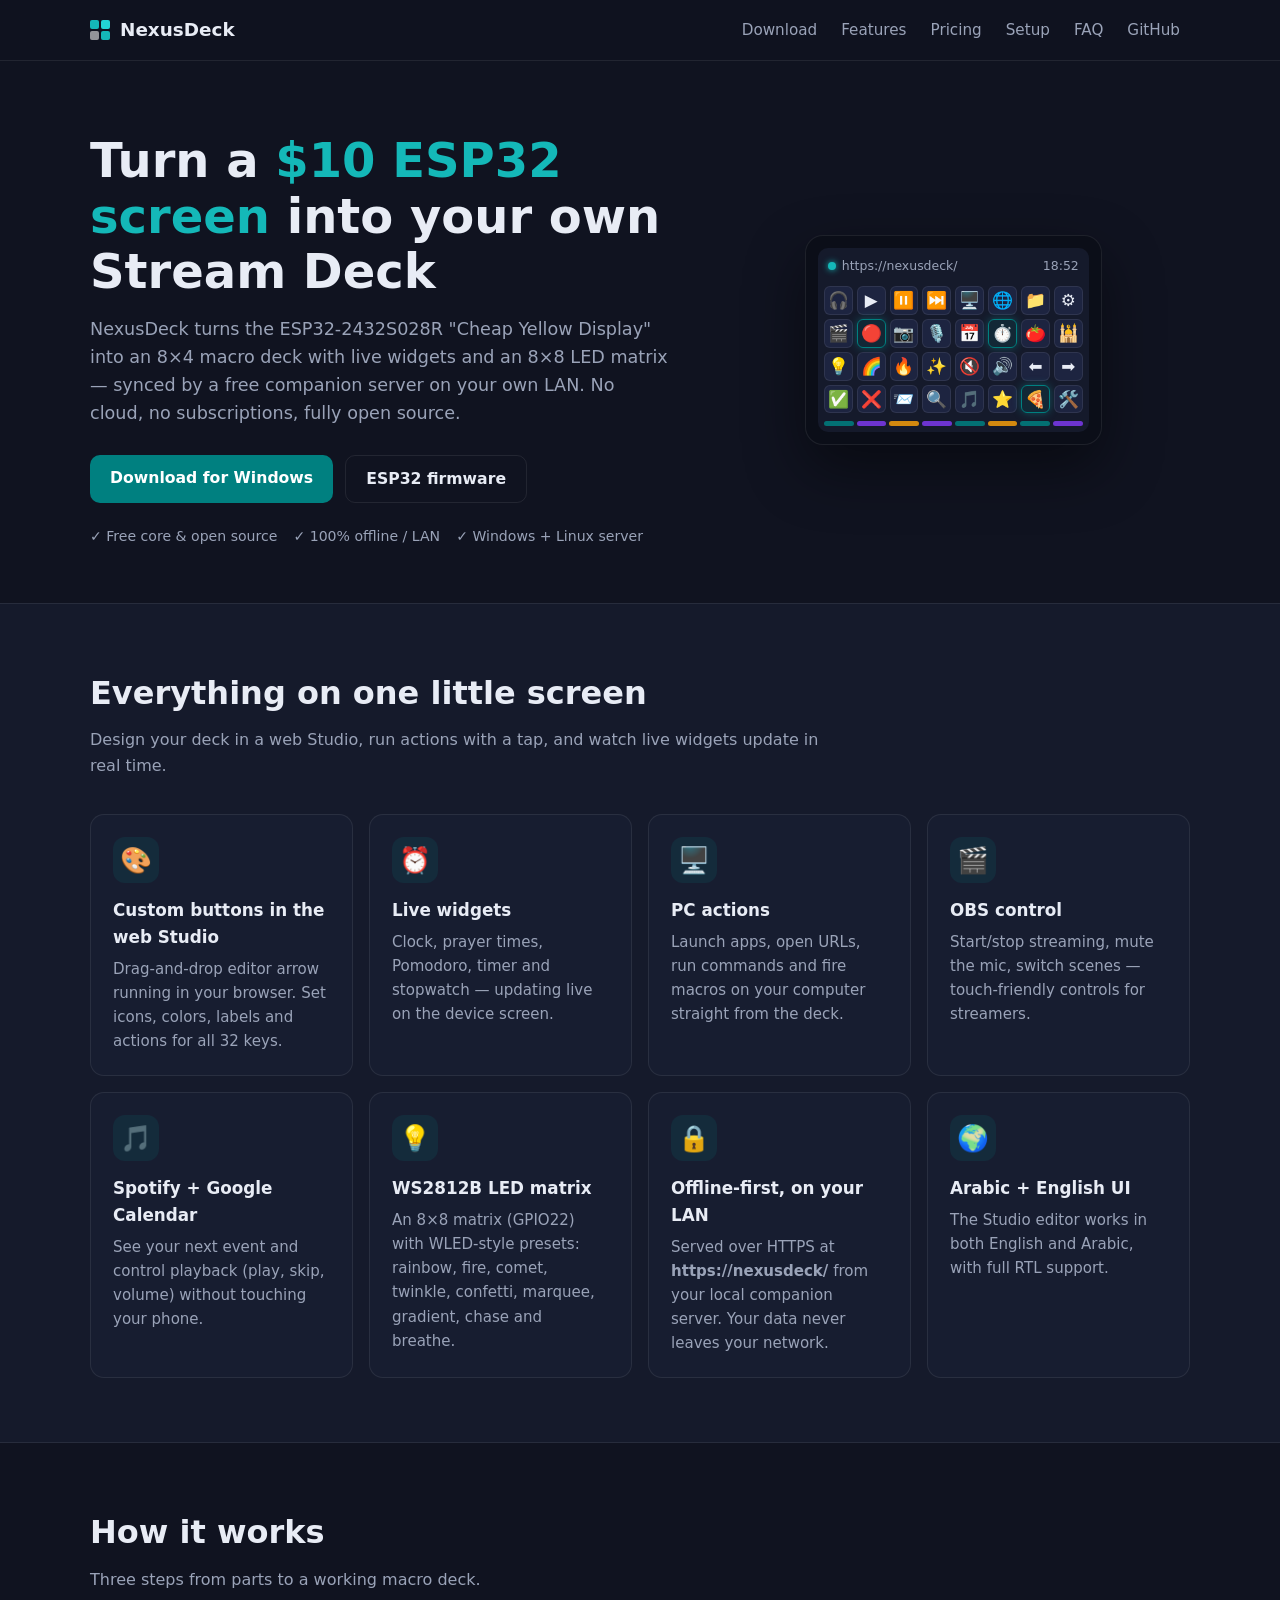
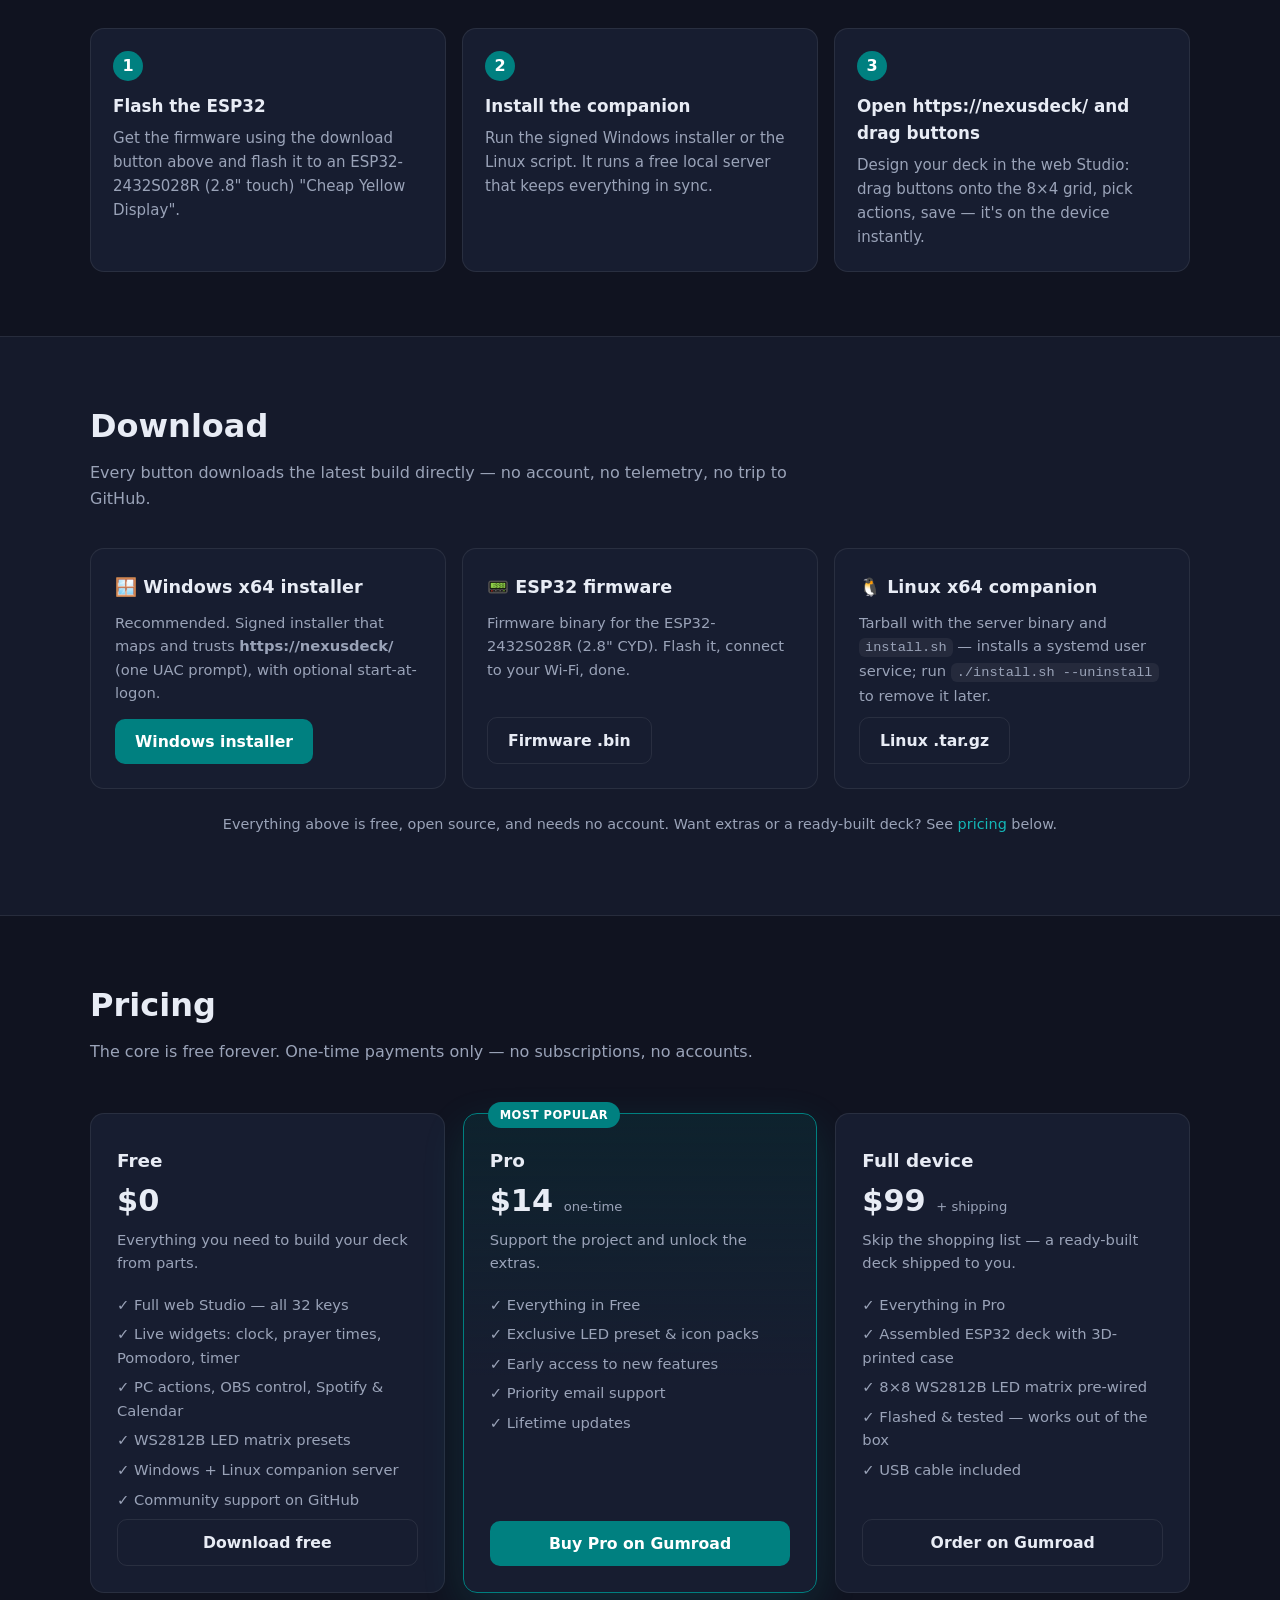
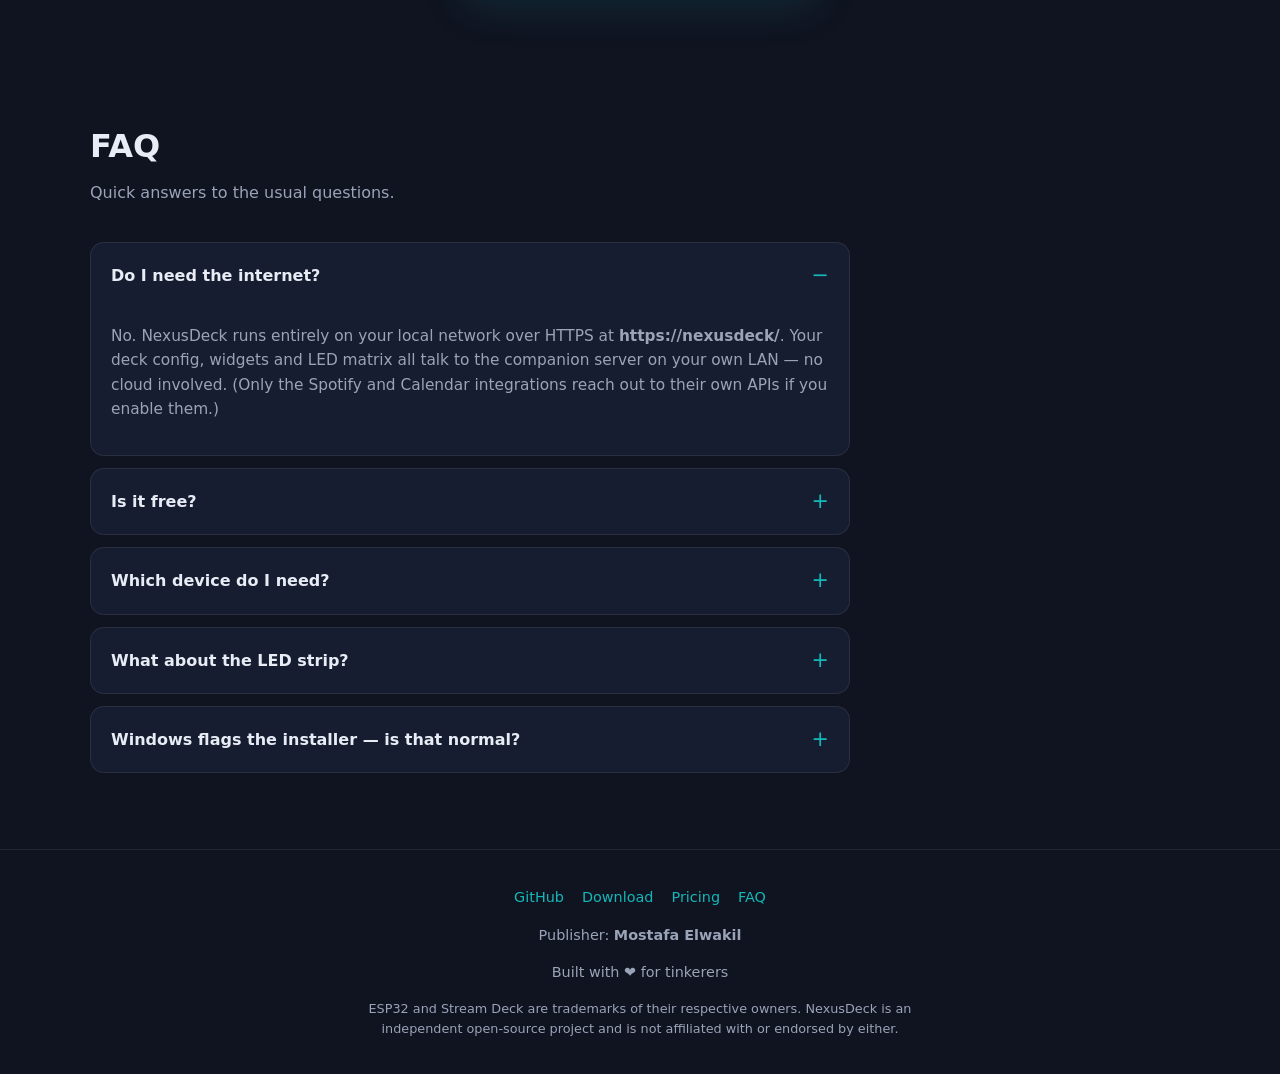
<file: website/index.html>
<!DOCTYPE html>
<html lang="en">
<head>
    <meta charset="UTF-8">
    <meta name="viewport" content="width=device-width, initial-scale=1.0">
    <title>NexusDeck — Turn a $10 ESP32 screen into your own Stream Deck</title>
    <meta name="description" content="NexusDeck turns an ESP32 Cheap Yellow Display (ESP32-2432S028R) into an 8x4 macro deck with live widgets and a WS2812B LED matrix — offline on your LAN, free and open source.">
    <meta name="author" content="Mostafa Elwakil">
    <meta name="publisher" content="Mostafa Elwakil">
    <link rel="stylesheet" href="assets/style.css">
</head>
<body>

    <nav class="navbar" aria-label="Main navigation">
        <div class="container">
            <a class="logo" href="#top">
                <span class="logo-mark" aria-hidden="true"><span></span><span></span><span></span><span></span></span>
                NexusDeck
            </a>
            <div class="nav-links">
                <a href="#download">Download</a>
                <a href="#features">Features</a>
                <a href="#pricing">Pricing</a>
                <a href="#setup">Setup</a>
                <a href="#faq">FAQ</a>
                <a href="https://github.com/mostafa-elwakil/NexusDeck">GitHub</a>
            </div>
        </div>
    </nav>

    <header class="hero" id="top">
        <div class="container hero-grid">
            <div class="reveal">
                <h1>Turn a <span class="accent">$10 ESP32 screen</span> into your own Stream&nbsp;Deck</h1>
                <p class="subline">
                    NexusDeck turns the ESP32-2432S028R "Cheap Yellow Display" into an 8×4 macro deck
                    with live widgets and an 8×8 LED matrix — synced by a free companion server on
                    your own LAN. No cloud, no subscriptions, fully open source.
                </p>
                <div class="hero-ctas">
                    <a class="btn btn-primary" href="https://github.com/mostafa-elwakil/NexusDeck/releases/latest/download/NexusDeck-Setup-latest-windows-x64.exe" data-download="installer">Download for Windows</a>
                    <a class="btn btn-secondary" href="https://github.com/mostafa-elwakil/NexusDeck/releases/latest/download/firmware-esp32-2432S028-latest.bin" data-download="firmware">ESP32 firmware</a>
                </div>
                <div class="hero-badges">
                    <span>✓ Free core &amp; open source</span>
                    <span>✓ 100% offline / LAN</span>
                    <span>✓ Windows + Linux server</span>
                </div>
            </div>

            <div class="device reveal" role="img" aria-label="Mock NexusDeck device showing an 8x4 grid of macro buttons">
                <div class="device-screen">
                    <div class="device-status">
                        <span><span class="dot" aria-hidden="true"></span>https://nexusdeck/</span>
                        <span id="mock-clock">12:45</span>
                    </div>
                    <div class="key-grid" aria-hidden="true">
                        <div class="key">🎧</div><div class="key">▶️</div><div class="key">⏸️</div><div class="key">⏭️</div>
                        <div class="key">🖥️</div><div class="key">🌐</div><div class="key">📁</div><div class="key">⚙️</div>
                        <div class="key">🎬</div><div class="key active">🔴</div><div class="key">📷</div><div class="key">🎙️</div>
                        <div class="key">📅</div><div class="key active">⏱️</div><div class="key">🍅</div><div class="key">🕌</div>
                        <div class="key">💡</div><div class="key">🌈</div><div class="key">🔥</div><div class="key">✨</div>
                        <div class="key">🔇</div><div class="key">🔊</div><div class="key">⬅️</div><div class="key">➡️</div>
                        <div class="key">✅</div><div class="key">❌</div><div class="key">📨</div><div class="key">🔍</div>
                        <div class="key">🎵</div><div class="key">⭐</div><div class="key active">🍕</div><div class="key">🛠️</div>
                    </div>
                    <div class="device-leds" aria-hidden="true">
                        <span></span><span></span><span></span><span></span><span></span><span></span><span></span><span></span>
                    </div>
                </div>
            </div>
        </div>
    </header>

    <main>
        <section class="section alt" id="features">
            <div class="container">
                <h2>Everything on one little screen</h2>
                <p class="lead">Design your deck in a web Studio, run actions with a tap, and watch live widgets update in real time.</p>
                <div class="features-grid">
                    <article class="feature-card reveal">
                        <span class="icon" aria-hidden="true">🎨</span>
                        <h3>Custom buttons in the web Studio</h3>
                        <p>Drag-and-drop editor arrow running in your browser. Set icons, colors, labels and actions for all 32 keys.</p>
                    </article>
                    <article class="feature-card reveal">
                        <span class="icon" aria-hidden="true">⏰</span>
                        <h3>Live widgets</h3>
                        <p>Clock, prayer times, Pomodoro, timer and stopwatch — updating live on the device screen.</p>
                    </article>
                    <article class="feature-card reveal">
                        <span class="icon" aria-hidden="true">🖥️</span>
                        <h3>PC actions</h3>
                        <p>Launch apps, open URLs, run commands and fire macros on your computer straight from the deck.</p>
                    </article>
                    <article class="feature-card reveal">
                        <span class="icon" aria-hidden="true">🎬</span>
                        <h3>OBS control</h3>
                        <p>Start/stop streaming, mute the mic, switch scenes — touch-friendly controls for streamers.</p>
                    </article>
                    <article class="feature-card reveal">
                        <span class="icon" aria-hidden="true">🎵</span>
                        <h3>Spotify + Google Calendar</h3>
                        <p>See your next event and control playback (play, skip, volume) without touching your phone.</p>
                    </article>
                    <article class="feature-card reveal">
                        <span class="icon" aria-hidden="true">💡</span>
                        <h3>WS2812B LED matrix</h3>
                        <p>An 8×8 matrix (GPIO22) with WLED-style presets: rainbow, fire, comet, twinkle, confetti, marquee, gradient, chase and breathe.</p>
                    </article>
                    <article class="feature-card reveal">
                        <span class="icon" aria-hidden="true">🔒</span>
                        <h3>Offline-first, on your LAN</h3>
                        <p>Served over HTTPS at <strong>https://nexusdeck/</strong> from your local companion server. Your data never leaves your network.</p>
                    </article>
                    <article class="feature-card reveal">
                        <span class="icon" aria-hidden="true">🌍</span>
                        <h3>Arabic + English UI</h3>
                        <p>The Studio editor works in both English and Arabic, with full RTL support.</p>
                    </article>
                </div>
            </div>
        </section>

        <section class="section" id="setup">
            <div class="container">
                <h2>How it works</h2>
                <p class="lead">Three steps from parts to a working macro deck.</p>
                <div class="steps">
                    <article class="step reveal">
                        <h3>Flash the ESP32</h3>
                        <p>Get the firmware using the download button above and flash it to an ESP32-2432S028R (2.8" touch) "Cheap Yellow Display".</p>
                    </article>
                    <article class="step reveal">
                        <h3>Install the companion</h3>
                        <p>Run the signed Windows installer or the Linux script. It runs a free local server that keeps everything in sync.</p>
                    </article>
                    <article class="step reveal">
                        <h3>Open https://nexusdeck/ and drag buttons</h3>
                        <p>Design your deck in the web Studio: drag buttons onto the 8×4 grid, pick actions, save — it's on the device instantly.</p>
                    </article>
                </div>
            </div>
        </section>

        <section class="section alt" id="download">
            <div class="container">
                <h2>Download</h2>
                <p class="lead">Every button downloads the latest build directly — no account, no telemetry, no trip to GitHub.</p>
                <div class="downloads-grid">
                    <article class="download-card reveal">
                        <h3>🪟 Windows x64 installer</h3>
                        <p>Recommended. Signed installer that maps and trusts <strong>https://nexusdeck/</strong> (one UAC prompt), with optional start-at-logon.</p>
                        <a class="btn btn-primary" href="https://github.com/mostafa-elwakil/NexusDeck/releases/latest/download/NexusDeck-Setup-latest-windows-x64.exe" data-download="installer">Windows installer</a>
                    </article>
                    <article class="download-card reveal">
                        <h3>📟 ESP32 firmware</h3>
                        <p>Firmware binary for the ESP32-2432S028R (2.8" CYD). Flash it, connect to your Wi-Fi, done.</p>
                        <a class="btn btn-secondary" href="https://github.com/mostafa-elwakil/NexusDeck/releases/latest/download/firmware-esp32-2432S028-latest.bin" data-download="firmware">Firmware .bin</a>
                    </article>
                    <article class="download-card reveal">
                        <h3>🐧 Linux x64 companion</h3>
                        <p>Tarball with the server binary and <code>install.sh</code> — installs a systemd user service; run <code>./install.sh --uninstall</code> to remove it later.</p>
                        <a class="btn btn-secondary" href="https://github.com/mostafa-elwakil/NexusDeck/releases/latest/download/NexusDeck-latest-linux-x64.tar.gz" data-download="linux">Linux .tar.gz</a>
                    </article>
                </div>
                <p class="free-note">Everything above is free, open source, and needs no account. Want extras or a ready-built deck? See <a href="#pricing">pricing</a> below.</p>
            </div>
        </section>

        <!-- TODO(store): replace the two Gumroad URLs and the placeholder prices
             ($14 Pro / $99 device) with the real ones once the Gumroad products
             are live. See website/README.md. -->
        <section class="section" id="pricing">
            <div class="container">
                <h2>Pricing</h2>
                <p class="lead">The core is free forever. One-time payments only — no subscriptions, no accounts.</p>
                <div class="pricing-grid">
                    <article class="plan reveal">
                        <h3>Free</h3>
                        <p class="price">$0</p>
                        <p class="plan-desc">Everything you need to build your deck from parts.</p>
                        <ul class="plan-list">
                            <li>✓ Full web Studio — all 32 keys</li>
                            <li>✓ Live widgets: clock, prayer times, Pomodoro, timer</li>
                            <li>✓ PC actions, OBS control, Spotify &amp; Calendar</li>
                            <li>✓ WS2812B LED matrix presets</li>
                            <li>✓ Windows + Linux companion server</li>
                            <li>✓ Community support on GitHub</li>
                        </ul>
                        <a class="btn btn-secondary" href="#download">Download free</a>
                    </article>
                    <article class="plan featured reveal">
                        <span class="plan-badge">Most popular</span>
                        <h3>Pro</h3>
                        <p class="price">$14 <span class="price-note">one-time</span></p>
                        <p class="plan-desc">Support the project and unlock the extras.</p>
                        <ul class="plan-list">
                            <li>✓ Everything in Free</li>
                            <li>✓ Exclusive LED preset &amp; icon packs</li>
                            <li>✓ Early access to new features</li>
                            <li>✓ Priority email support</li>
                            <li>✓ Lifetime updates</li>
                        </ul>
                        <a class="btn btn-primary" href="https://mostafaelwakil.gumroad.com/l/nexusdeck-pro">Buy Pro on Gumroad</a>
                    </article>
                    <article class="plan reveal">
                        <h3>Full device</h3>
                        <p class="price">$99 <span class="price-note">+ shipping</span></p>
                        <p class="plan-desc">Skip the shopping list — a ready-built deck shipped to you.</p>
                        <ul class="plan-list">
                            <li>✓ Everything in Pro</li>
                            <li>✓ Assembled ESP32 deck with 3D-printed case</li>
                            <li>✓ 8×8 WS2812B LED matrix pre-wired</li>
                            <li>✓ Flashed &amp; tested — works out of the box</li>
                            <li>✓ USB cable included</li>
                        </ul>
                        <a class="btn btn-secondary" href="https://mostafaelwakil.gumroad.com/l/nexusdeck-device">Order on Gumroad</a>
                    </article>
                </div>
            </div>
        </section>

        <section class="section" id="faq">
            <div class="container">
                <h2>FAQ</h2>
                <p class="lead">Quick answers to the usual questions.</p>
                <div class="faq">
                    <details class="reveal" open>
                        <summary>Do I need the internet?</summary>
                        <div class="answer">
                            <p>No. NexusDeck runs entirely on your local network over HTTPS at <strong>https://nexusdeck/</strong>. Your deck config, widgets and LED matrix all talk to the companion server on your own LAN — no cloud involved. (Only the Spotify and Calendar integrations reach out to their own APIs if you enable them.)</p>
                        </div>
                    </details>
                    <details class="reveal">
                        <summary>Is it free?</summary>
                        <div class="answer">
                            <p>The core is free and open source: the full Studio editor, all widgets, PC actions, OBS control, LED presets, and the Windows + Linux companion server — no subscriptions, no paywalled essentials.</p>
                            <p>Optionally, a one-time <a href="#pricing">Pro plan</a> ($14) adds exclusive preset/icon packs, early updates and priority support — and you can also order a <a href="#pricing">ready-built device</a> shipped to you. Both are sold on Gumroad, payments processed once, forever.</p>
                        </div>
                    </details>
                    <details class="reveal">
                        <summary>Which device do I need?</summary>
                        <div class="answer">
                            <p>The ESP32-2432S028R — the well-known 2.8" resistive-touch "Cheap Yellow Display" (CYD). It costs around $10 and is widely available. The WS2812B 8×8 LED matrix is optional (wired to GPIO22, no soldering needed on CN1).</p>
                        </div>
                    </details>
                    <details class="reveal">
                        <summary>What about the LED strip?</summary>
                        <div class="answer">
                            <p>The WS2812B 8×8 matrix (data on GPIO22) gets WLED-style presets: rainbow, fire, comet, twinkle, confetti, marquee, gradient, chase and breathe. Pick presets and colors from buttons on the deck or the 💡 Light panel in the Studio — settings sync automatically.</p>
                        </div>
                    </details>
                    <details class="reveal">
                        <summary>Windows flags the installer — is that normal?</summary>
                        <div class="answer">
                            <p>SmartScreen may show a "Windows protected your PC" prompt for unsigned builds. Click <strong>More info</strong> → <strong>Run anyway</strong>; the installer is built from the same public source code in this repository.</p>
                            <p class="arabic" lang="ar" dir="rtl">الاستوديو يعمل بالعربية أيضاً — اختر العربية من الإعدادات وستدعم الواجهة الكتابة من اليمين إلى اليسار تلقائياً.</p>
                        </div>
                    </details>
                </div>
            </div>
        </section>
    </main>

    <footer class="footer">
        <div class="container">
            <div class="footer-links">
                <a href="https://github.com/mostafa-elwakil/NexusDeck">GitHub</a>
                <a href="#download">Download</a>
                <a href="#pricing">Pricing</a>
                <a href="#faq">FAQ</a>
            </div>
            <p>Publisher: <strong>Mostafa Elwakil</strong></p>
            <p>Built with ❤ for tinkerers</p>
            <p class="small-print">ESP32 and Stream Deck are trademarks of their respective owners. NexusDeck is an independent open-source project and is not affiliated with or endorsed by either.</p>
        </div>
    </footer>

    <script src="assets/main.js"></script>
</body>
</html>
</file>
<file: website/assets/style.css>
/* NexusDeck marketing site */

:root {
    --bg: #101320;
    --bg-soft: #151a2b;
    --bg-card: #171d30;
    --line: rgba(255, 255, 255, 0.08);
    --text: #e8ecf5;
    --muted: #9aa3b8;
    --accent: #008080;
    --accent-bright: #14b8b8;
    --accent-soft: rgba(0, 128, 128, 0.14);
    --radius: 14px;
}

* { box-sizing: border-box; }

html { scroll-behavior: smooth; }

body {
    margin: 0;
    background: var(--bg);
    color: var(--text);
    font-family: "Segoe UI", system-ui, -apple-system, sans-serif;
    line-height: 1.6;
    -webkit-font-smoothing: antialiased;
}

a { color: var(--accent-bright); text-decoration: none; }
a:hover { text-decoration: underline; }

img { max-width: 100%; }

.container {
    width: min(1100px, 92%);
    margin: 0 auto;
}

/* Navbar */

.navbar {
    position: sticky;
    top: 0;
    z-index: 50;
    background: rgba(16, 19, 32, 0.82);
    backdrop-filter: blur(12px);
    border-bottom: 1px solid var(--line);
}

.navbar .container {
    display: flex;
    align-items: center;
    justify-content: space-between;
    gap: 16px;
    padding: 12px 0;
}

.logo {
    display: flex;
    align-items: center;
    gap: 10px;
    font-weight: 700;
    font-size: 1.15rem;
    color: var(--text);
}
.logo:hover { text-decoration: none; }

.logo-mark {
    display: inline-grid;
    grid-template-columns: repeat(2, 9px);
    grid-template-rows: repeat(2, 9px);
    gap: 2px;
}
.logo-mark span {
    background: var(--accent-bright);
    border-radius: 2px;
}
.logo-mark span:nth-child(2) { background: #22d3d3; }
.logo-mark span:nth-child(3) { background: rgba(255, 255, 255, 0.55); }

.nav-links {
    display: flex;
    align-items: center;
    gap: 4px;
    flex-wrap: wrap;
}

.nav-links a {
    color: var(--muted);
    padding: 6px 10px;
    border-radius: 8px;
    font-size: 0.95rem;
}
.nav-links a:hover {
    color: var(--text);
    background: var(--accent-soft);
    text-decoration: none;
}

/* Buttons */

.btn {
    display: inline-block;
    padding: 10px 20px;
    border-radius: 10px;
    font-weight: 600;
    font-size: 0.98rem;
    transition: transform 0.15s ease, background 0.15s ease, border-color 0.15s ease;
}
.btn:hover {
    text-decoration: none;
    transform: translateY(-1px);
}

.btn-primary {
    background: var(--accent);
    color: #fff;
}
.btn-primary:hover { background: var(--accent-bright); }

.btn-secondary {
    background: transparent;
    color: var(--text);
    border: 1px solid var(--line);
}
.btn-secondary:hover { border-color: var(--accent-bright); }

.btn-sm { padding: 7px 14px; font-size: 0.9rem; }

/* Hero */

.hero {
    padding: 72px 0 56px;
}

.hero-grid {
    display: grid;
    grid-template-columns: 1.1fr 0.9fr;
    gap: 48px;
    align-items: center;
}

.hero h1 {
    font-size: clamp(2rem, 5vw, 3rem);
    line-height: 1.15;
    margin: 0 0 16px;
}

.hero h1 .accent { color: var(--accent-bright); }

.hero .subline {
    color: var(--muted);
    font-size: 1.1rem;
    margin: 0 0 28px;
    max-width: 34em;
}

.hero-ctas {
    display: flex;
    gap: 12px;
    flex-wrap: wrap;
}

.hero-badges {
    display: flex;
    gap: 16px;
    flex-wrap: wrap;
    margin-top: 22px;
    color: var(--muted);
    font-size: 0.88rem;
}

/* CSS device mock */

.device {
    background: #0b0e18;
    border: 1px solid var(--line);
    border-radius: 18px;
    padding: 12px;
    box-shadow: 0 24px 60px rgba(0, 0, 0, 0.45);
    max-width: 380px;
    margin: 0 auto;
}

.device-status {
    display: flex;
    justify-content: space-between;
    align-items: center;
    font-size: 0.78rem;
    color: var(--muted);
    padding: 2px 4px 10px;
}

.device-status .dot {
    display: inline-block;
    width: 8px;
    height: 8px;
    border-radius: 50%;
    background: var(--accent-bright);
    margin-right: 6px;
    box-shadow: 0 0 6px var(--accent-bright);
}

.device-screen {
    background: var(--bg-soft);
    border-radius: 10px;
    padding: 6px;
}

.key-grid {
    display: grid;
    grid-template-columns: repeat(8, 1fr);
    gap: 4px;
}

.key {
    aspect-ratio: 1;
    display: flex;
    align-items: center;
    justify-content: center;
    font-size: clamp(0.7rem, 2vw, 1.05rem);
    background: #1d2440;
    border: 1px solid var(--line);
    border-radius: 6px;
}

.key.active {
    background: var(--accent-soft);
    border-color: var(--accent);
    box-shadow: 0 0 8px rgba(20, 184, 184, 0.35);
}

.device-leds {
    display: flex;
    gap: 3px;
    margin-top: 8px;
}
.device-leds span {
    flex: 1;
    height: 5px;
    border-radius: 3px;
    background: var(--accent);
    opacity: 0.85;
}
.device-leds span:nth-child(even) { background: #7c3aed; }
.device-leds span:nth-child(3n) { background: #f59e0b; }

/* Sections */

.section { padding: 64px 0; }
.section.alt { background: var(--bg-soft); border-top: 1px solid var(--line); border-bottom: 1px solid var(--line); }

.section h2 {
    font-size: clamp(1.5rem, 3.5vw, 2rem);
    margin: 0 0 8px;
}

.section .lead {
    color: var(--muted);
    margin: 0 0 36px;
    max-width: 46em;
}

/* Features grid */

.features-grid {
    display: grid;
    grid-template-columns: repeat(auto-fit, minmax(250px, 1fr));
    gap: 16px;
}

.feature-card {
    background: var(--bg-card);
    border: 1px solid var(--line);
    border-radius: var(--radius);
    padding: 22px;
}

.feature-card .icon {
    font-size: 1.6rem;
    display: inline-flex;
    width: 46px;
    height: 46px;
    align-items: center;
    justify-content: center;
    background: var(--accent-soft);
    border-radius: 12px;
    margin-bottom: 14px;
}

.feature-card h3 {
    margin: 0 0 6px;
    font-size: 1.05rem;
}

.feature-card p {
    margin: 0;
    color: var(--muted);
    font-size: 0.94rem;
}

/* How it works */

.steps {
    display: grid;
    grid-template-columns: repeat(auto-fit, minmax(240px, 1fr));
    gap: 16px;
    counter-reset: step;
}

.step {
    background: var(--bg-card);
    border: 1px solid var(--line);
    border-radius: var(--radius);
    padding: 22px;
    position: relative;
    counter-increment: step;
}

.step::before {
    content: counter(step);
    display: inline-flex;
    align-items: center;
    justify-content: center;
    width: 30px;
    height: 30px;
    border-radius: 50%;
    background: var(--accent);
    color: #fff;
    font-weight: 700;
    margin-bottom: 12px;
}

.step h3 { margin: 0 0 6px; font-size: 1.05rem; }
.step p { margin: 0; color: var(--muted); font-size: 0.94rem; }

/* Downloads */

.downloads-grid {
    display: grid;
    grid-template-columns: repeat(auto-fit, minmax(260px, 1fr));
    gap: 16px;
}

.download-card {
    background: var(--bg-card);
    border: 1px solid var(--line);
    border-radius: var(--radius);
    padding: 24px;
    display: flex;
    flex-direction: column;
    gap: 10px;
}

.download-card h3 { margin: 0; font-size: 1.1rem; }
.download-card p { margin: 0; color: var(--muted); font-size: 0.92rem; }
.download-card .btn { margin-top: auto; align-self: flex-start; }

.download-card code {
    background: rgba(255, 255, 255, 0.06);
    padding: 2px 6px;
    border-radius: 6px;
    font-size: 0.85rem;
}

.free-note {
    text-align: center;
    color: var(--muted);
    font-size: 0.9rem;
    margin-top: 24px;
}

.free-note a { color: var(--accent-bright); }

/* Pricing */

.pricing-grid {
    display: grid;
    grid-template-columns: repeat(auto-fit, minmax(270px, 1fr));
    gap: 18px;
    align-items: stretch;
    padding-top: 12px; /* room for the featured badge that sticks out */
}

.plan {
    background: var(--bg-card);
    border: 1px solid var(--line);
    border-radius: var(--radius);
    padding: 26px;
    display: flex;
    flex-direction: column;
    gap: 8px;
    position: relative;
}

.plan.featured {
    border-color: var(--accent);
    background: linear-gradient(180deg, var(--accent-soft), var(--bg-card) 55%);
    box-shadow: 0 14px 44px rgba(20, 184, 184, 0.14);
}

.plan-badge {
    position: absolute;
    top: -12px;
    left: 24px;
    background: var(--accent);
    color: #fff;
    font-size: 0.72rem;
    font-weight: 700;
    letter-spacing: 0.5px;
    text-transform: uppercase;
    padding: 4px 12px;
    border-radius: 999px;
}

.plan h3 {
    margin: 6px 0 0;
    font-size: 1.15rem;
}

.plan .price {
    margin: 0;
    font-size: 1.9rem;
    font-weight: 700;
    line-height: 1.2;
}

.plan .price-note {
    font-size: 0.82rem;
    font-weight: 400;
    color: var(--muted);
}

.plan-desc {
    margin: 0;
    color: var(--muted);
    font-size: 0.92rem;
}

.plan-list {
    list-style: none;
    margin: 10px 0 0;
    padding: 0;
    display: flex;
    flex-direction: column;
    gap: 6px;
    color: var(--muted);
    font-size: 0.92rem;
}

.plan .btn {
    margin-top: auto;
    align-self: stretch;
    text-align: center;
}

/* FAQ */

.faq { max-width: 760px; }

.faq details {
    background: var(--bg-card);
    border: 1px solid var(--line);
    border-radius: var(--radius);
    padding: 0;
    margin-bottom: 12px;
}

.faq summary {
    cursor: pointer;
    padding: 16px 20px;
    font-weight: 600;
    list-style: none;
    display: flex;
    justify-content: space-between;
    align-items: center;
    gap: 12px;
}
.faq summary::-webkit-details-marker { display: none; }
.faq summary::after {
    content: "+";
    color: var(--accent-bright);
    font-size: 1.3rem;
    font-weight: 400;
}
.faq details[open] summary::after { content: "−"; }

.faq .answer {
    padding: 0 20px 18px;
    color: var(--muted);
    font-size: 0.96rem;
}

.faq .answer code {
    background: rgba(255, 255, 255, 0.06);
    padding: 2px 6px;
    border-radius: 6px;
    font-size: 0.88rem;
}

.faq .arabic {
    direction: rtl;
    text-align: right;
    margin-top: 8px;
    color: var(--muted);
}

/* Footer */

.footer {
    border-top: 1px solid var(--line);
    padding: 36px 0;
    color: var(--muted);
    font-size: 0.9rem;
    text-align: center;
}

.footer .footer-links {
    display: flex;
    justify-content: center;
    gap: 18px;
    flex-wrap: wrap;
    margin-bottom: 14px;
}

.footer .small-print {
    font-size: 0.8rem;
    max-width: 46em;
    margin: 10px auto 0;
}

/* Reveal on scroll */

.reveal {
    opacity: 0;
    transform: translateY(14px);
    transition: opacity 0.5s ease, transform 0.5s ease;
}

.reveal.visible {
    opacity: 1;
    transform: none;
}

@media (prefers-reduced-motion: reduce) {
    html { scroll-behavior: auto; }
    .reveal { opacity: 1; transform: none; transition: none; }
    .btn:hover { transform: none; }
}

/* Responsive */

@media (max-width: 820px) {
    .hero-grid {
        grid-template-columns: 1fr;
        gap: 36px;
    }
    .hero { padding: 48px 0 40px; }
    .device { max-width: 320px; }
    .nav-links { display: none; }
}
</file>
